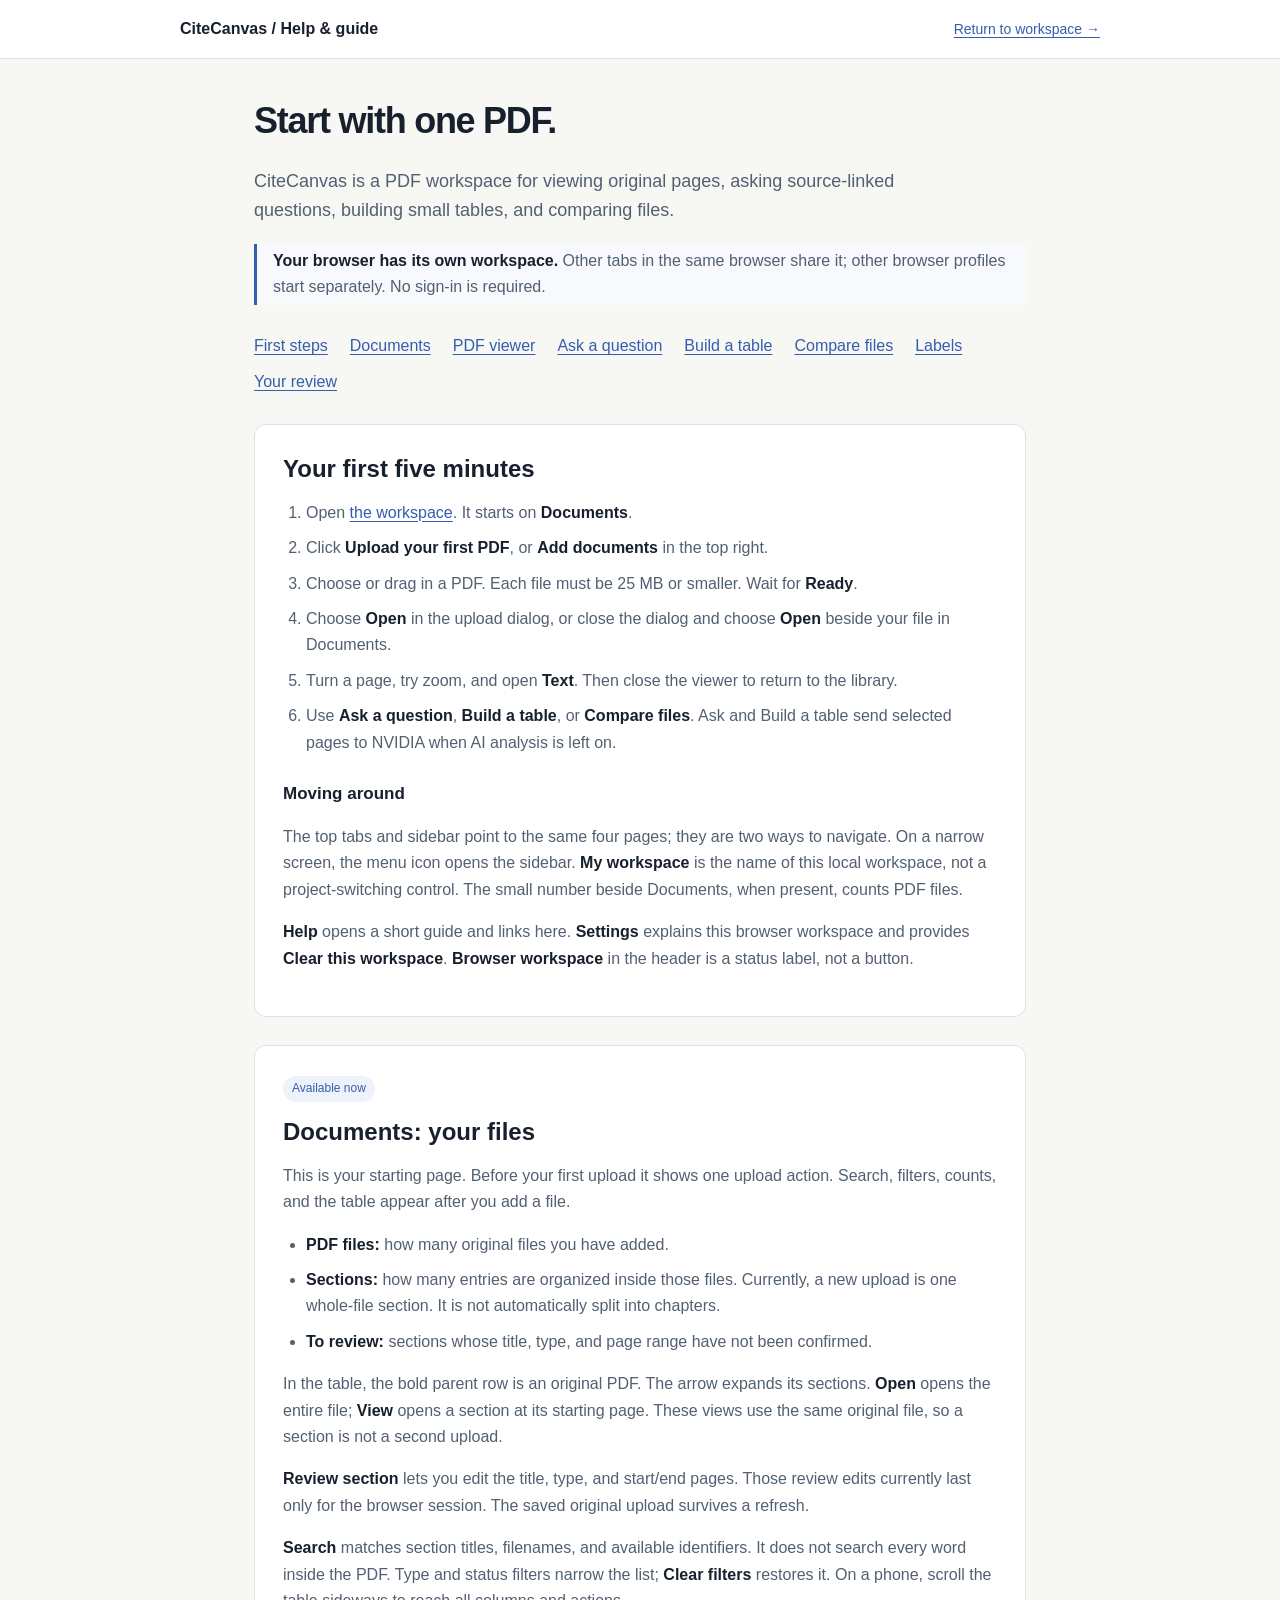
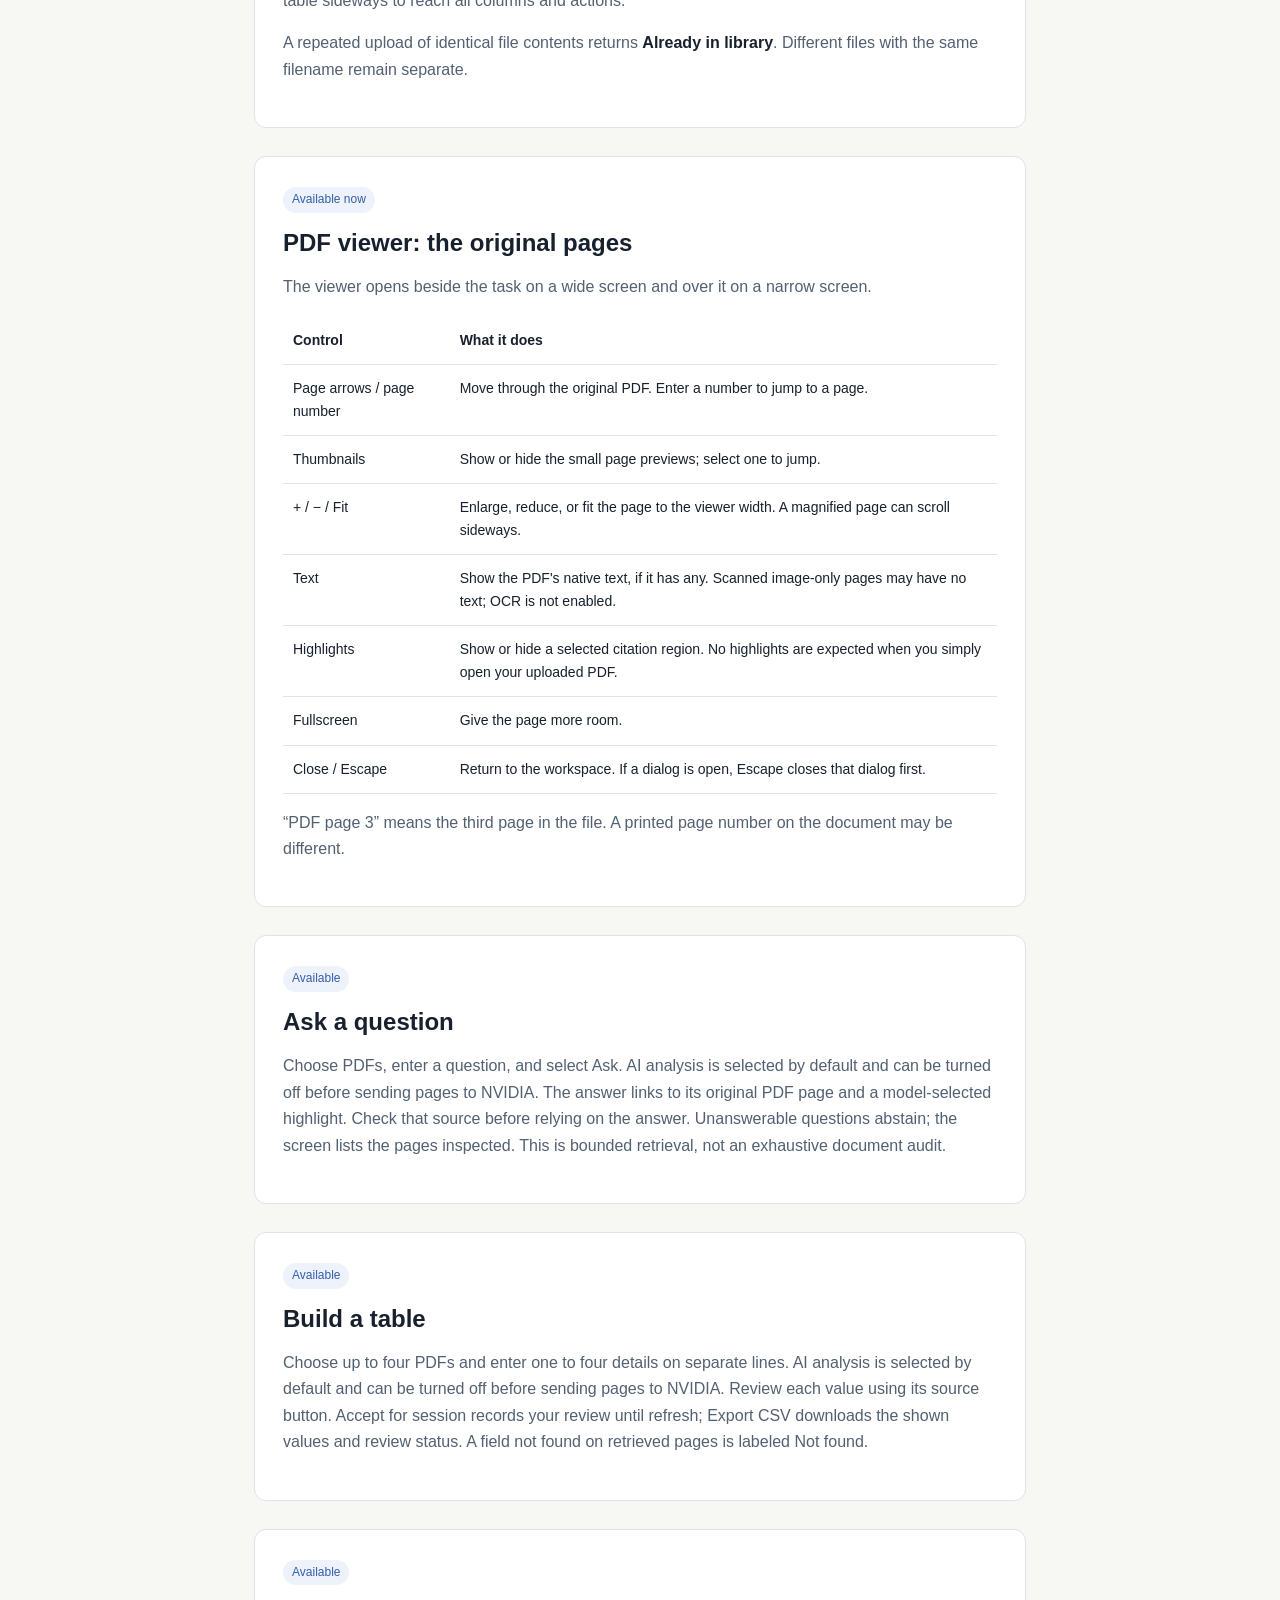
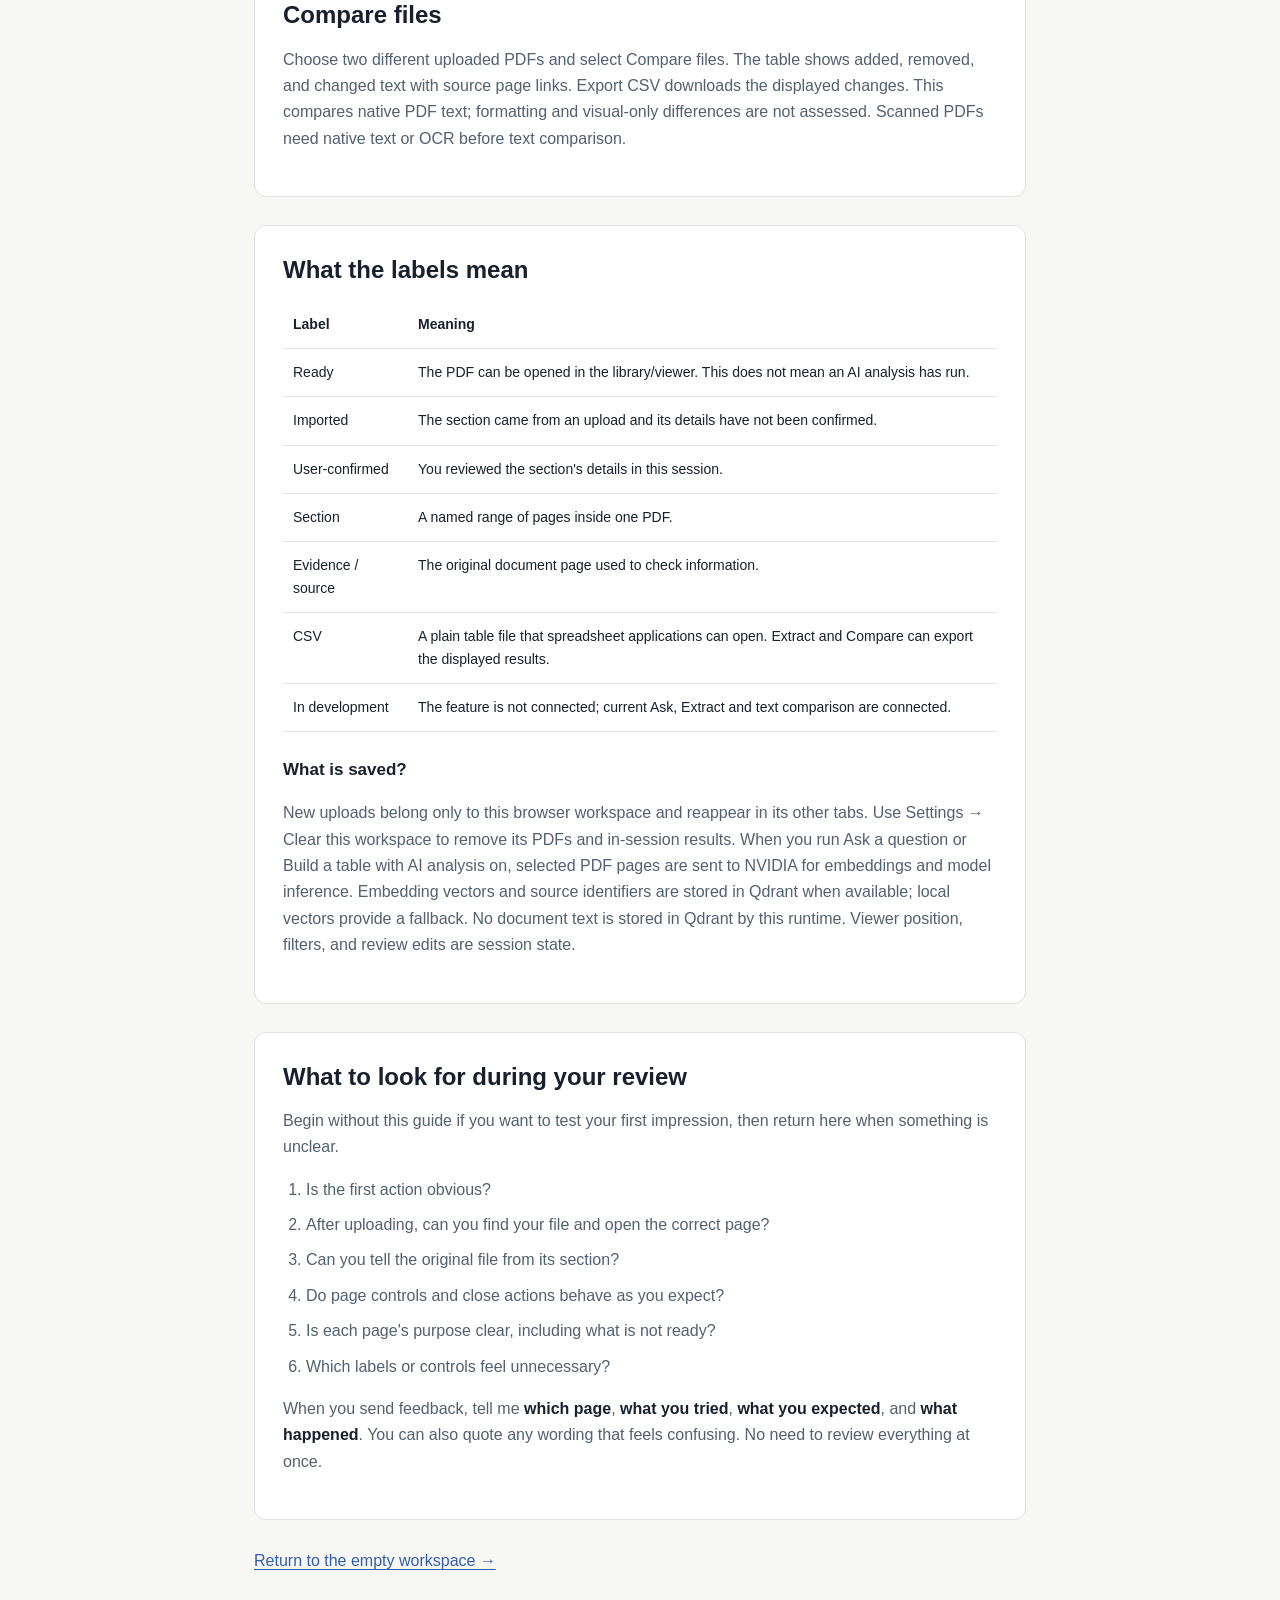
<file: frontend/guide.html>
<!doctype html>
<html lang="en">
<head>
<meta charset="utf-8"><meta name="viewport" content="width=device-width, initial-scale=1">
<title>Getting started with CiteCanvas</title>
<style>
:root { color-scheme: light; font-family:-apple-system,BlinkMacSystemFont,"Segoe UI",sans-serif; color:#17202c; background:#f7f7f4; }
* { box-sizing:border-box; } body { margin:0; line-height:1.65; } header { background:#fff; border-bottom:1px solid #dee3e8; padding:16px 24px; } header div { max-width:920px; margin:auto; display:flex; justify-content:space-between; gap:20px; align-items:center; } a { color:#345dad; text-underline-offset:3px; } main { max-width:820px; margin:40px auto 80px; padding:0 24px; } h1 { font-size:36px; letter-spacing:-.035em; line-height:1.2; } h2 { font-size:24px; line-height:1.3; margin:0 0 16px; } h3 { font-size:17px; margin:24px 0 8px; } p { color:#526071; } .intro { font-size:18px; max-width:660px; } nav { display:flex; flex-wrap:wrap; gap:10px 22px; margin:28px 0; } section { margin-top:28px; padding:28px; background:white; border:1px solid #dee3e8; border-radius:12px; scroll-margin-top:20px; } li { margin:9px 0; color:#526071; } strong { color:#17202c; } ol,ul { padding-left:23px; } .status { display:inline-block; font-size:12px; background:#eef3fb; color:#345dad; padding:3px 9px; border-radius:20px; margin-bottom:14px; } .status.pending { background:#f1f2f4; color:#526071; } .note { border-left:3px solid #345dad; padding:4px 16px; background:#f7f9fd; } .table-wrap { overflow:auto; } table { width:100%; border-collapse:collapse; font-size:14px; } th,td { text-align:left; vertical-align:top; padding:12px 10px; border-bottom:1px solid #dee3e8; } th { white-space:nowrap; } .back { font-size:14px; } :focus-visible { outline:2px solid #345dad; outline-offset:4px; } @media(max-width:600px) { main { margin-top:24px; padding:0 16px; } h1 { font-size:30px; } section { padding:22px 18px; } header { padding:14px 16px; } }
</style>
</head>
<body>
<header><div><strong>CiteCanvas / Help &amp; guide</strong><a class="back" href="/">Return to workspace →</a></div></header>
<main>
<h1>Start with one PDF.</h1>
<p class="intro">CiteCanvas is a PDF workspace for viewing original pages, asking source-linked questions, building small tables, and comparing files.</p>
<p class="note"><strong>Your browser has its own workspace.</strong> Other tabs in the same browser share it; other browser profiles start separately. No sign-in is required.</p>
<nav aria-label="Guide contents"><a href="#start">First steps</a><a href="#documents">Documents</a><a href="#viewer">PDF viewer</a><a href="#ask">Ask a question</a><a href="#extract">Build a table</a><a href="#compare">Compare files</a><a href="#terms">Labels</a><a href="#feedback">Your review</a></nav>
<section id="start">
<h2>Your first five minutes</h2>
<ol><li>Open <a href="/">the workspace</a>. It starts on <strong>Documents</strong>.</li><li>Click <strong>Upload your first PDF</strong>, or <strong>Add documents</strong> in the top right.</li><li>Choose or drag in a PDF. Each file must be 25 MB or smaller. Wait for <strong>Ready</strong>.</li><li>Choose <strong>Open</strong> in the upload dialog, or close the dialog and choose <strong>Open</strong> beside your file in Documents.</li><li>Turn a page, try zoom, and open <strong>Text</strong>. Then close the viewer to return to the library.</li><li>Use <strong>Ask a question</strong>, <strong>Build a table</strong>, or <strong>Compare files</strong>. Ask and Build a table send selected pages to NVIDIA when AI analysis is left on.</li></ol>
<h3>Moving around</h3><p>The top tabs and sidebar point to the same four pages; they are two ways to navigate. On a narrow screen, the menu icon opens the sidebar. <strong>My workspace</strong> is the name of this local workspace, not a project-switching control. The small number beside Documents, when present, counts PDF files.</p>
<p><strong>Help</strong> opens a short guide and links here. <strong>Settings</strong> explains this browser workspace and provides <strong>Clear this workspace</strong>. <strong>Browser workspace</strong> in the header is a status label, not a button.</p>
</section>
<section id="documents"><span class="status">Available now</span>
<h2>Documents: your files</h2><p>This is your starting page. Before your first upload it shows one upload action. Search, filters, counts, and the table appear after you add a file.</p>
<ul><li><strong>PDF files:</strong> how many original files you have added.</li><li><strong>Sections:</strong> how many entries are organized inside those files. Currently, a new upload is one whole-file section. It is not automatically split into chapters.</li><li><strong>To review:</strong> sections whose title, type, and page range have not been confirmed.</li></ul>
<p>In the table, the bold parent row is an original PDF. The arrow expands its sections. <strong>Open</strong> opens the entire file; <strong>View</strong> opens a section at its starting page. These views use the same original file, so a section is not a second upload.</p>
<p><strong>Review section</strong> lets you edit the title, type, and start/end pages. Those review edits currently last only for the browser session. The saved original upload survives a refresh.</p>
<p><strong>Search</strong> matches section titles, filenames, and available identifiers. It does not search every word inside the PDF. Type and status filters narrow the list; <strong>Clear filters</strong> restores it. On a phone, scroll the table sideways to reach all columns and actions.</p>
<p>A repeated upload of identical file contents returns <strong>Already in library</strong>. Different files with the same filename remain separate.</p>
</section>
<section id="viewer"><span class="status">Available now</span>
<h2>PDF viewer: the original pages</h2><p>The viewer opens beside the task on a wide screen and over it on a narrow screen.</p>
<div class="table-wrap"><table><thead><tr><th>Control</th><th>What it does</th></tr></thead><tbody><tr><td>Page arrows / page number</td><td>Move through the original PDF. Enter a number to jump to a page.</td></tr><tr><td>Thumbnails</td><td>Show or hide the small page previews; select one to jump.</td></tr><tr><td>+ / − / Fit</td><td>Enlarge, reduce, or fit the page to the viewer width. A magnified page can scroll sideways.</td></tr><tr><td>Text</td><td>Show the PDF's native text, if it has any. Scanned image-only pages may have no text; OCR is not enabled.</td></tr><tr><td>Highlights</td><td>Show or hide a selected citation region. No highlights are expected when you simply open your uploaded PDF.</td></tr><tr><td>Fullscreen</td><td>Give the page more room.</td></tr><tr><td>Close / Escape</td><td>Return to the workspace. If a dialog is open, Escape closes that dialog first.</td></tr></tbody></table></div>
<p>“PDF page 3” means the third page in the file. A printed page number on the document may be different.</p>
</section>
<section id="ask"><span class="status">Available</span><h2>Ask a question</h2><p>Choose PDFs, enter a question, and select Ask. AI analysis is selected by default and can be turned off before sending pages to NVIDIA. The answer links to its original PDF page and a model-selected highlight. Check that source before relying on the answer. Unanswerable questions abstain; the screen lists the pages inspected. This is bounded retrieval, not an exhaustive document audit.</p></section>
<section id="extract"><span class="status">Available</span><h2>Build a table</h2><p>Choose up to four PDFs and enter one to four details on separate lines. AI analysis is selected by default and can be turned off before sending pages to NVIDIA. Review each value using its source button. Accept for session records your review until refresh; Export CSV downloads the shown values and review status. A field not found on retrieved pages is labeled Not found.</p></section>
<section id="compare"><span class="status">Available</span><h2>Compare files</h2><p>Choose two different uploaded PDFs and select Compare files. The table shows added, removed, and changed text with source page links. Export CSV downloads the displayed changes. This compares native PDF text; formatting and visual-only differences are not assessed. Scanned PDFs need native text or OCR before text comparison.</p></section>
<section id="terms"><h2>What the labels mean</h2><div class="table-wrap"><table><thead><tr><th>Label</th><th>Meaning</th></tr></thead><tbody><tr><td>Ready</td><td>The PDF can be opened in the library/viewer. This does not mean an AI analysis has run.</td></tr><tr><td>Imported</td><td>The section came from an upload and its details have not been confirmed.</td></tr><tr><td>User-confirmed</td><td>You reviewed the section's details in this session.</td></tr><tr><td>Section</td><td>A named range of pages inside one PDF.</td></tr><tr><td>Evidence / source</td><td>The original document page used to check information.</td></tr><tr><td>CSV</td><td>A plain table file that spreadsheet applications can open. Extract and Compare can export the displayed results.</td></tr><tr><td>In development</td><td>The feature is not connected; current Ask, Extract and text comparison are connected.</td></tr></tbody></table></div>
<h3>What is saved?</h3><p>New uploads belong only to this browser workspace and reappear in its other tabs. Use Settings → Clear this workspace to remove its PDFs and in-session results. When you run Ask a question or Build a table with AI analysis on, selected PDF pages are sent to NVIDIA for embeddings and model inference. Embedding vectors and source identifiers are stored in Qdrant when available; local vectors provide a fallback. No document text is stored in Qdrant by this runtime. Viewer position, filters, and review edits are session state.</p>
</section>
<section id="feedback"><h2>What to look for during your review</h2><p>Begin without this guide if you want to test your first impression, then return here when something is unclear.</p><ol><li>Is the first action obvious?</li><li>After uploading, can you find your file and open the correct page?</li><li>Can you tell the original file from its section?</li><li>Do page controls and close actions behave as you expect?</li><li>Is each page's purpose clear, including what is not ready?</li><li>Which labels or controls feel unnecessary?</li></ol><p>When you send feedback, tell me <strong>which page</strong>, <strong>what you tried</strong>, <strong>what you expected</strong>, and <strong>what happened</strong>. You can also quote any wording that feels confusing. No need to review everything at once.</p></section>
<p style="margin-top:28px"><a href="/">Return to the empty workspace →</a></p>
</main></body></html>
</file>
